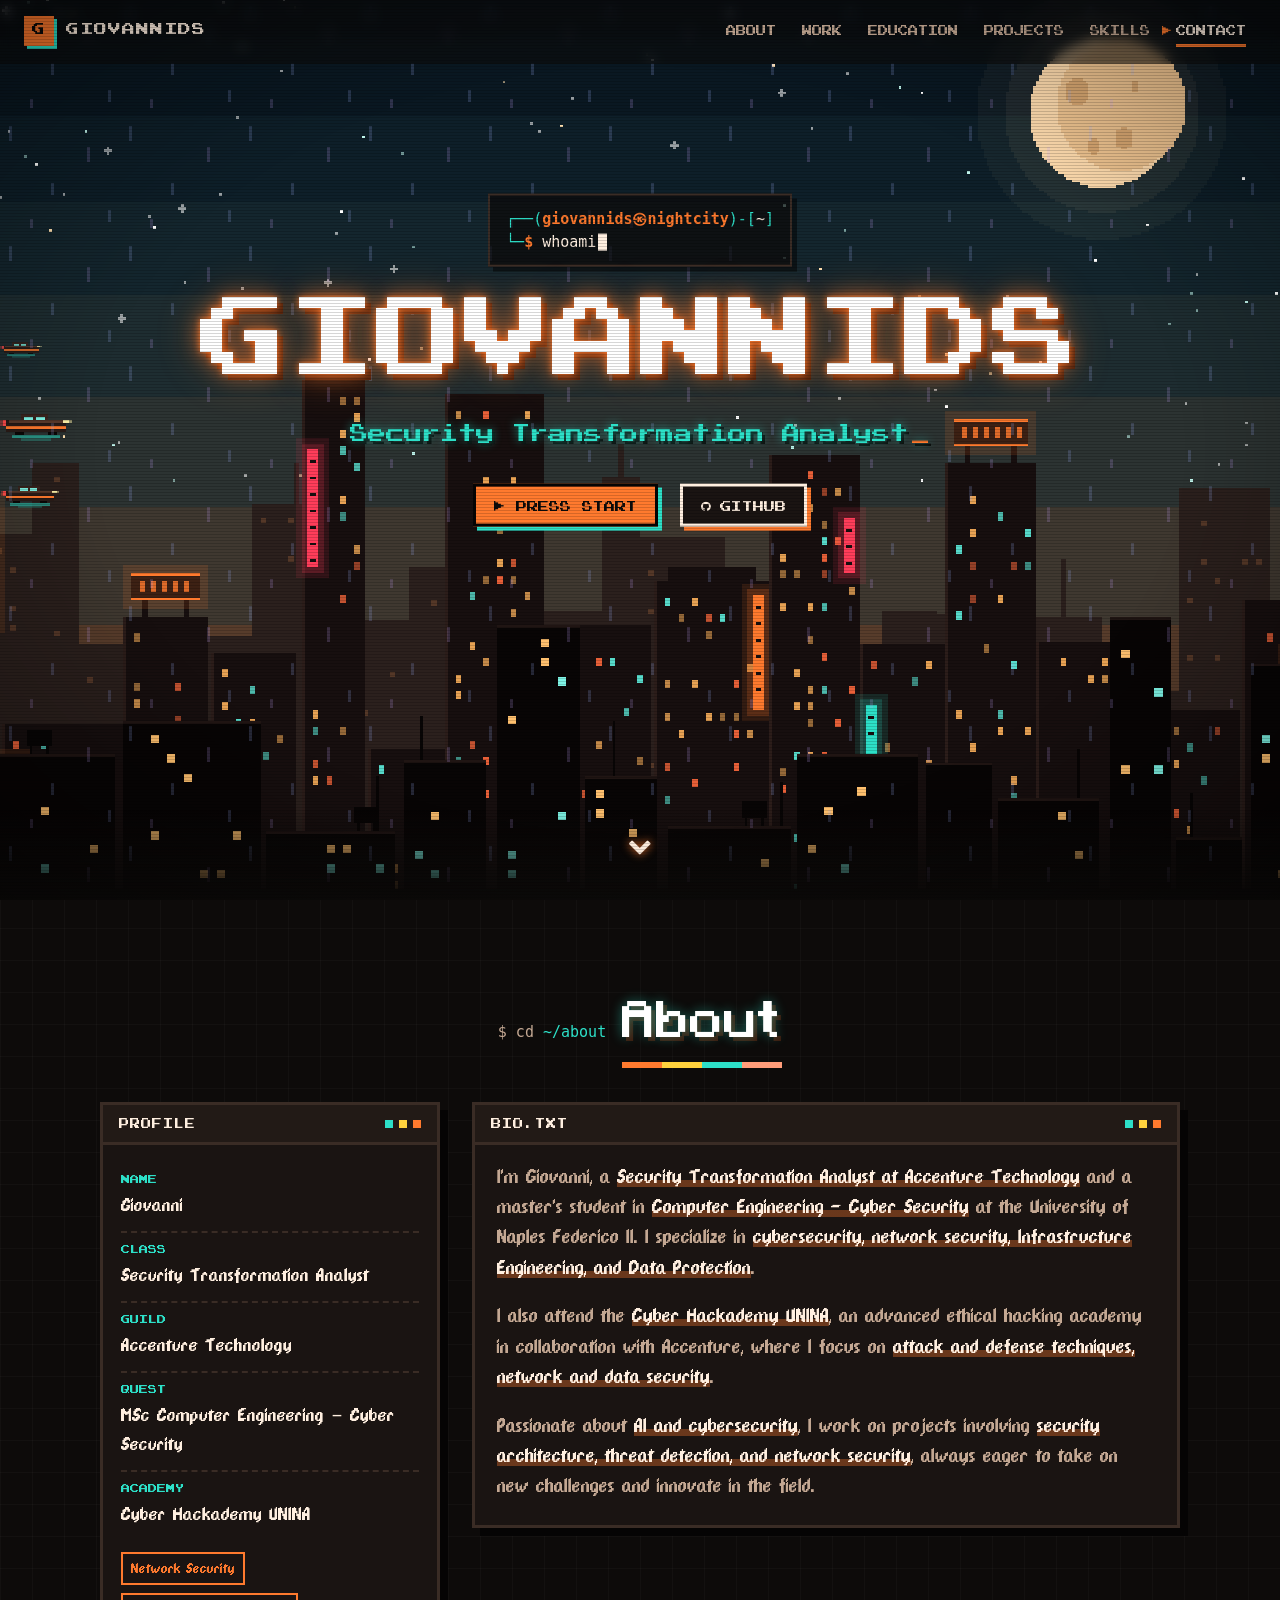
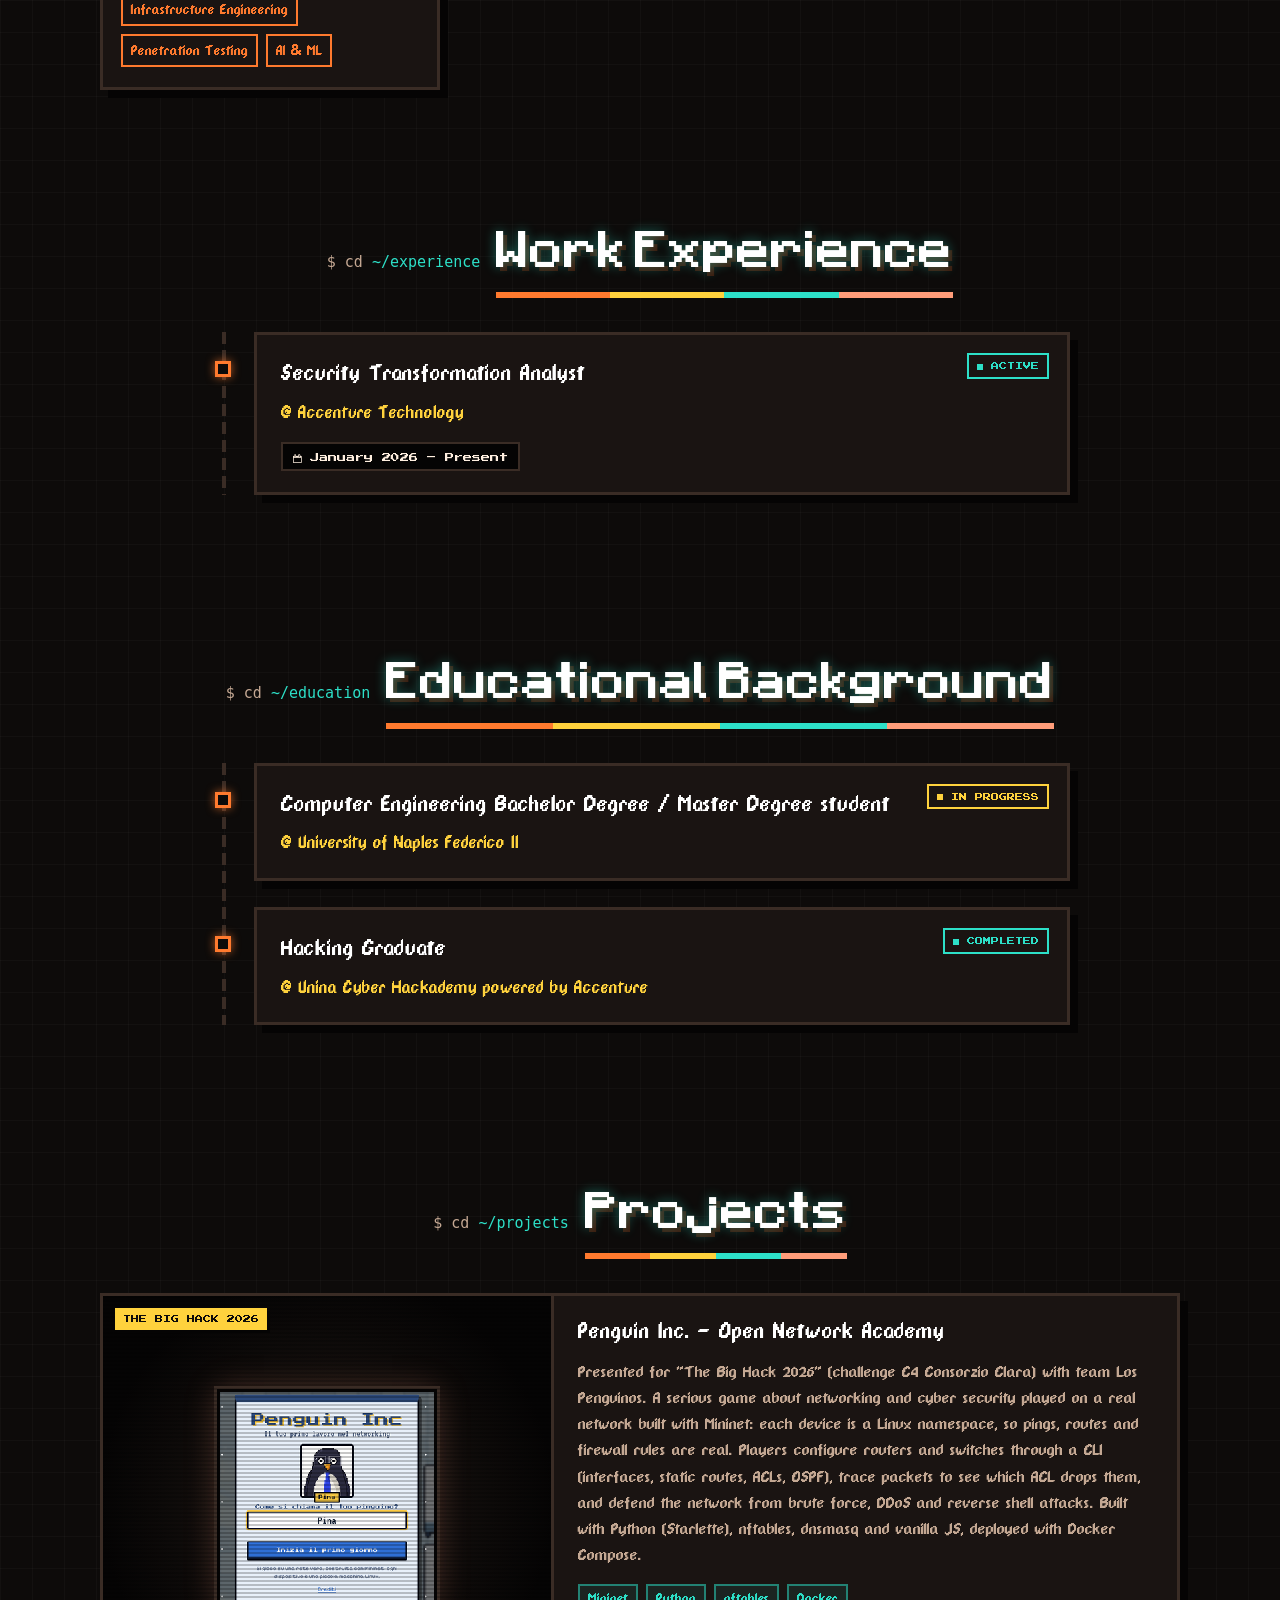
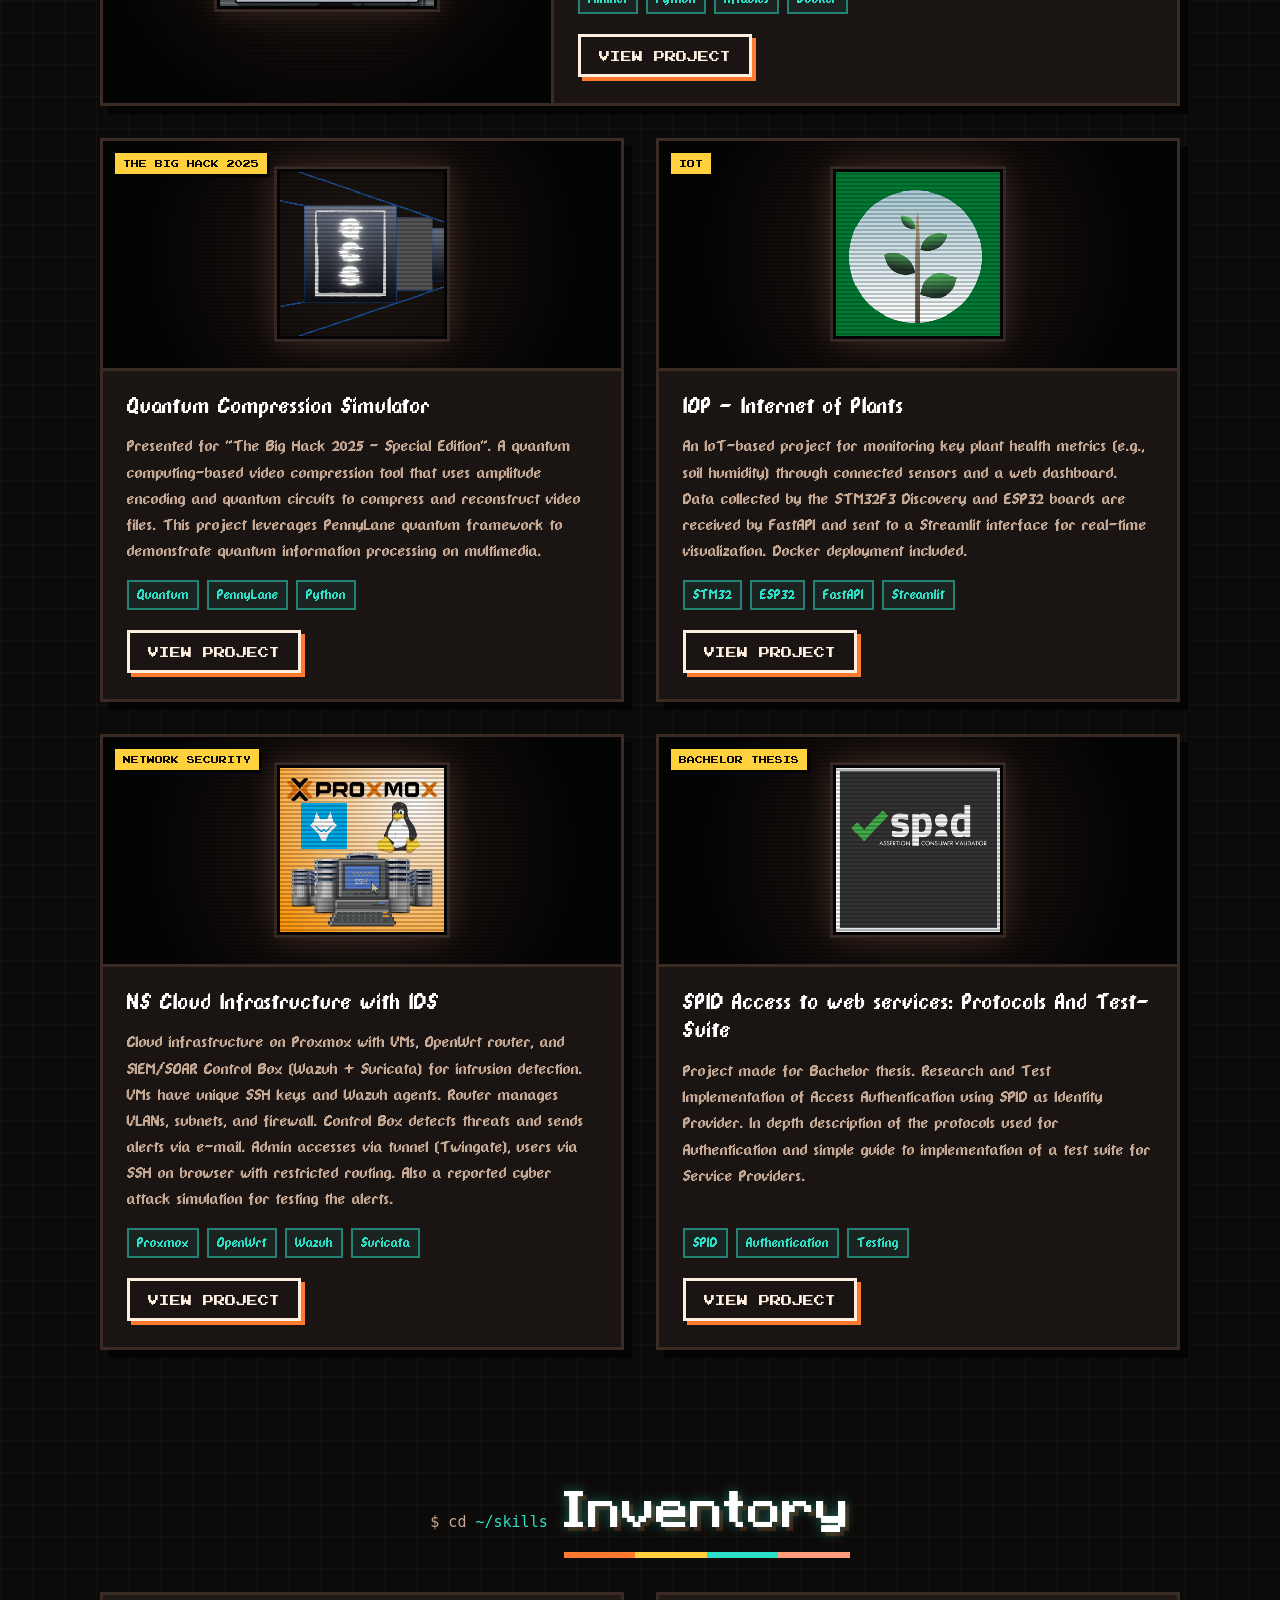
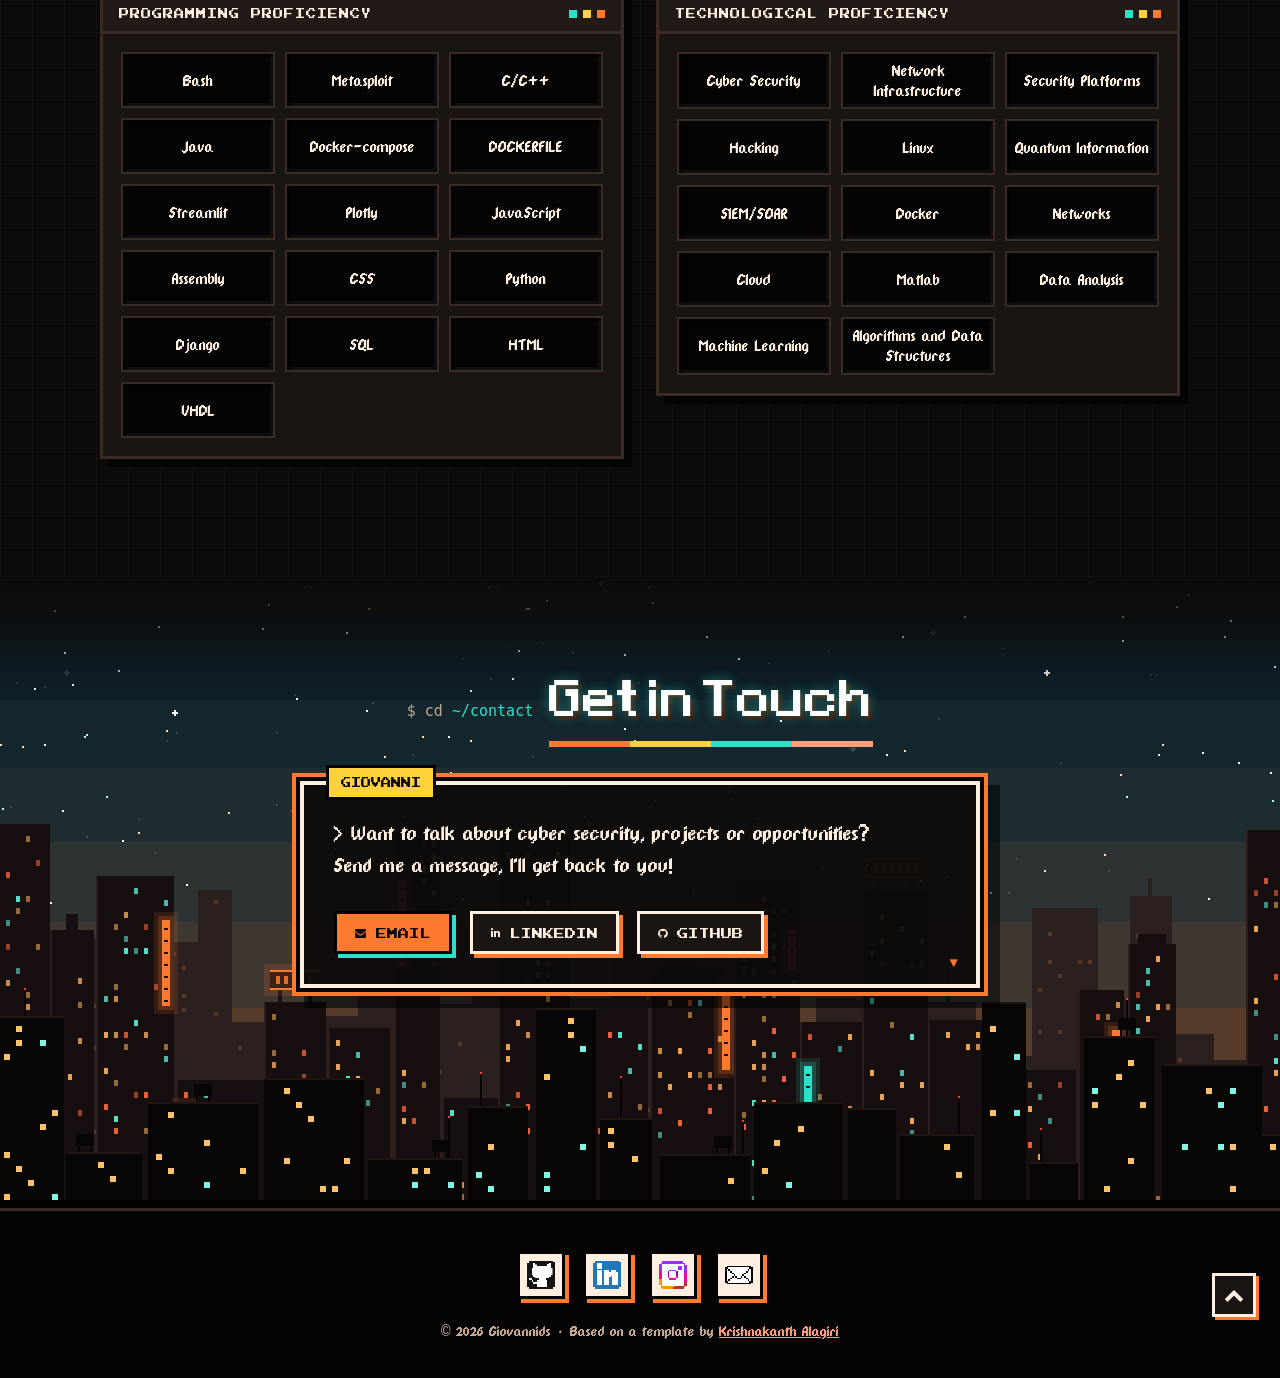
<file: index.html>
<!--
Title: Giovannids - Night City Portfolio
Description: Personal portfolio, pixel-art night city edition.
Originally based on Pixel Portfolio by Krishnakanth Alagiri (KK): https://github.com/KrishnaAlagiri/Pixel-Portfolio-Webite
-->
<!DOCTYPE html>
<html lang="en">
<head>
  <meta charset="utf-8">
  <title>Giovannids | Cyber Security</title>
  <meta name="description" content="Giovanni - Security Transformation Analyst at Accenture Technology and Computer Engineering (Cyber Security) student at the University of Naples Federico II.">
  <meta name="author" content="Giovannids">
  <meta name="viewport" content="width=device-width, initial-scale=1">
  <meta name="theme-color" content="#0d0b0a">
  <link rel="icon" href="favicon.png" type="image/png">
  <link rel="stylesheet" href="libs/font-awesome/css/font-awesome.min.css">
  <link rel="stylesheet" href="assets/css/nightcity.css">
</head>
<body>
  <a class="skip-link" href="#about">Skip to content</a>

  <!-- HUD navigation -->
  <header class="hud" id="hud">
    <a href="#top" class="hud-logo"><span class="hud-logo-mark">G</span>GIOVANNIDS</a>
    <button class="hud-toggle" id="hud-toggle" aria-label="Open menu" aria-expanded="false" aria-controls="hud-menu">
      <span></span><span></span><span></span>
    </button>
    <nav class="hud-menu" id="hud-menu">
      <a href="#about">About</a>
      <a href="#experience">Work</a>
      <a href="#education">Education</a>
      <a href="#projects">Projects</a>
      <a href="#skills">Skills</a>
      <a href="#contact-me">Contact</a>
    </nav>
  </header>

  <!-- Hero: night city -->
  <section id="top" class="hero">
    <div class="scene" aria-hidden="true">
      <img class="layer" data-depth="0.05" src="assets/img/scene/sky.svg" alt="">
      <img class="layer" data-depth="0.15" src="assets/img/scene/far.svg" alt="">
      <div class="cars">
        <span class="car car-1"></span>
        <span class="car car-2"></span>
        <span class="car car-3"></span>
      </div>
      <img class="layer" data-depth="0.3" src="assets/img/scene/mid.svg" alt="">
      <img class="layer" data-depth="0.45" src="assets/img/scene/near.svg" alt="">
      <div class="rain"></div>
    </div>
    <div class="hero-text">
      <div class="prompt">
        <span class="prompt-line">&#9484;&#9472;&#9472;(<span class="prompt-user">giovannids&#12927;nightcity</span>)-[<span class="prompt-dir">~</span>]</span>
        <span class="prompt-line">&#9492;&#9472;<span class="prompt-sym">$</span> <span class="prompt-cmd" id="cmd">whoami</span><span class="prompt-cursor"></span></span>
      </div>
      <h1 class="neon" data-text="GIOVANNIDS">GIOVANNIDS</h1>
      <p class="hero-role"><span id="typed">Security Transformation Analyst</span><span class="caret">_</span></p>
      <div class="hero-actions">
        <a href="#about" class="btn btn-primary">&#9654; Press Start</a>
        <a href="https://github.com/giovannids100" target="_blank" rel="noopener" class="btn"><i class="fa fa-github" aria-hidden="true"></i> GitHub</a>
      </div>
    </div>
    <a href="#about" class="scroll-hint" aria-label="Scroll to about"><i class="fa fa-chevron-down" aria-hidden="true"></i></a>
  </section>

  <main>
    <!-- About -->
    <section id="about" class="section">
      <div class="section-head">
        <span class="section-no">~/about</span>
        <h2 class="heading">About</h2>
      </div>
      <div class="about-grid reveal">
        <aside class="panel player-card">
          <div class="panel-title">Profile</div>
          <dl class="stats">
            <div><dt>Name</dt><dd>Giovanni</dd></div>
            <div><dt>Class</dt><dd>Security Transformation Analyst</dd></div>
            <div><dt>Guild</dt><dd>Accenture Technology</dd></div>
            <div><dt>Quest</dt><dd>MSc Computer Engineering &ndash; Cyber Security</dd></div>
            <div><dt>Academy</dt><dd>Cyber Hackademy UNINA</dd></div>
          </dl>
          <div class="perks">
            <span>Network Security</span>
            <span>Infrastructure Engineering</span>
            <span>Penetration Testing</span>
            <span>AI &amp; ML</span>
          </div>
        </aside>
        <div class="panel about-text">
          <div class="panel-title">Bio.txt</div>
          <p>I'm Giovanni, a <strong>Security Transformation Analyst at Accenture Technology</strong> and a master's student in <strong>Computer Engineering - Cyber Security</strong> at the University of Naples Federico II. I specialize in <strong>cybersecurity, network security, Infrastructure Engineering, and Data Protection</strong>.</p>
          <p>I also attend the <strong>Cyber Hackademy UNINA</strong>, an advanced ethical hacking academy in collaboration with Accenture, where I focus on <strong>attack and defense techniques, network and data security</strong>.</p>
          <p>Passionate about <strong>AI and cybersecurity</strong>, I work on projects involving <strong>security architecture, threat detection, and network security</strong>, always eager to take on new challenges and innovate in the field.</p>
        </div>
      </div>
    </section>

    <!-- Work experience -->
    <section id="experience" class="section">
      <div class="section-head">
        <span class="section-no">~/experience</span>
        <h2 class="heading">Work Experience</h2>
      </div>
      <ol class="quest-log">
        <li class="quest reveal">
          <span class="quest-status status-active">Active</span>
          <h3>Security Transformation Analyst</h3>
          <h4><a href="https://www.accenture.com/" target="_blank" rel="noopener">@ Accenture Technology</a></h4>
          <p class="quest-date"><i class="fa fa-calendar-o" aria-hidden="true"></i> January 2026 &ndash; Present</p>
        </li>
      </ol>
    </section>

    <!-- Education -->
    <section id="education" class="section">
      <div class="section-head">
        <span class="section-no">~/education</span>
        <h2 class="heading">Educational Background</h2>
      </div>
      <ol class="quest-log">
        <li class="quest reveal">
          <span class="quest-status status-progress">In progress</span>
          <h3>Computer Engineering Bachelor Degree / Master Degree student</h3>
          <h4><a href="https://www.ingegneria-informatica.unina.it/index.php/it/" target="_blank" rel="noopener">@ University of Naples Federico II</a></h4>
        </li>
        <li class="quest reveal">
          <span class="quest-status status-done">Completed</span>
          <h3>Hacking Graduate</h3>
          <h4><a href="https://cyberhackademy.unina.it/" target="_blank" rel="noopener">@ Unina Cyber Hackademy powered by Accenture</a></h4>
        </li>
      </ol>
    </section>

    <!-- Projects -->
    <section id="projects" class="section">
      <div class="section-head">
        <span class="section-no">~/projects</span>
        <h2 class="heading">Projects</h2>
      </div>
      <div class="project-grid">
        <article class="project reveal">
          <div class="project-screen">
            <img src="assets/img/project5.png" alt="Penguin Inc. - Open Network Academy title screen" loading="lazy">
            <span class="project-badge">The Big Hack 2026</span>
          </div>
          <div class="project-info">
            <h3>Penguin Inc. - Open Network Academy</h3>
            <p>Presented for "The Big Hack 2026" (challenge C4 Consorzio Clara) with team Los Penguinos. A serious game about networking and cyber security played on a real network built with Mininet: each device is a Linux namespace, so pings, routes and firewall rules are real. Players configure routers and switches through a CLI (interfaces, static routes, ACLs, OSPF), trace packets to see which ACL drops them, and defend the network from brute force, DDoS and reverse shell attacks. Built with Python (Starlette), nftables, dnsmasq and vanilla JS, deployed with Docker Compose.</p>
            <ul class="tags"><li>Mininet</li><li>Python</li><li>nftables</li><li>Docker</li></ul>
            <a href="https://github.com/giovannids100/Penguin-Inc.---Open-Network-Academy" target="_blank" rel="noopener" class="btn">View Project</a>
          </div>
        </article>
        <article class="project reveal">
          <div class="project-screen">
            <img src="assets/img/project3.png" alt="Quantum Compression Simulator logo" loading="lazy">
            <span class="project-badge">The Big Hack 2025</span>
          </div>
          <div class="project-info">
            <h3>Quantum Compression Simulator</h3>
            <p>Presented for "The Big Hack 2025 - Special Edition". A quantum computing-based video compression tool that uses amplitude encoding and quantum circuits to compress and reconstruct video files. This project leverages PennyLane quantum framework to demonstrate quantum information processing on multimedia.</p>
            <ul class="tags"><li>Quantum</li><li>PennyLane</li><li>Python</li></ul>
            <a href="https://github.com/giovannids100/The-Big-Hack-2025-Quantum-Compression-Simulator" target="_blank" rel="noopener" class="btn">View Project</a>
          </div>
        </article>
        <article class="project reveal">
          <div class="project-screen">
            <img src="assets/img/project4.png" alt="Internet of Plants logo" loading="lazy">
            <span class="project-badge">IoT</span>
          </div>
          <div class="project-info">
            <h3>IOP - Internet of Plants</h3>
            <p>An IoT-based project for monitoring key plant health metrics (e.g., soil humidity) through connected sensors and a web dashboard. Data collected by the STM32F3 Discovery and ESP32 boards are received by FastAPI and sent to a Streamlit interface for real-time visualization. Docker deployment included.</p>
            <ul class="tags"><li>STM32</li><li>ESP32</li><li>FastAPI</li><li>Streamlit</li></ul>
            <a href="https://github.com/giovannids100/IoP---Internet-of-Plants" target="_blank" rel="noopener" class="btn">View Project</a>
          </div>
        </article>
        <article class="project reveal">
          <div class="project-screen">
            <img src="assets/img/project.jpg" alt="Proxmox, Wazuh and SSH infrastructure illustration" loading="lazy">
            <span class="project-badge">Network Security</span>
          </div>
          <div class="project-info">
            <h3>NS Cloud Infrastructure with IDS</h3>
            <p>Cloud infrastructure on Proxmox with VMs, OpenWrt router, and SIEM/SOAR Control Box (Wazuh + Suricata) for intrusion detection. VMs have unique SSH keys and Wazuh agents. Router manages VLANs, subnets, and firewall. Control Box detects threats and sends alerts via e-mail. Admin accesses via tunnel (Twingate), users via SSH on browser with restricted routing. Also a reported cyber attack simulation for testing the alerts.</p>
            <ul class="tags"><li>Proxmox</li><li>OpenWrt</li><li>Wazuh</li><li>Suricata</li></ul>
            <a href="https://github.com/giovannids100/NS-cloud-infrastructure-with-IDS" target="_blank" rel="noopener" class="btn">View Project</a>
          </div>
        </article>
        <article class="project reveal">
          <div class="project-screen">
            <img src="assets/img/project2.png" alt="SPID assertion consumer validator logo" loading="lazy">
            <span class="project-badge">Bachelor Thesis</span>
          </div>
          <div class="project-info">
            <h3>SPID Access to web services: Protocols And Test-Suite</h3>
            <p>Project made for Bachelor thesis. Research and Test Implementation of Access Authentication using SPID as Identity Provider. In depth description of the protocols used for Authentication and simple guide to implementation of a test suite for Service Providers.</p>
            <ul class="tags"><li>SPID</li><li>Authentication</li><li>Testing</li></ul>
            <a href="https://github.com/giovannids100/SPID-web-test-suite" target="_blank" rel="noopener" class="btn">View Project</a>
          </div>
        </article>
      </div>
    </section>

    <!-- Skills -->
    <section id="skills" class="section">
      <div class="section-head">
        <span class="section-no">~/skills</span>
        <h2 class="heading">Inventory</h2>
      </div>
      <div class="inventory-grid">
        <div class="panel inventory reveal">
          <div class="panel-title">Programming Proficiency</div>
          <ul class="slots">
            <li>Bash</li><li>Metasploit</li><li>C/C++</li><li>Java</li><li>Docker-compose</li><li>DOCKERFILE</li><li>Streamlit</li><li>Plotly</li><li>JavaScript</li><li>Assembly</li><li>CSS</li><li>Python</li><li>Django</li><li>SQL</li><li>HTML</li><li>VHDL</li>
          </ul>
        </div>
        <div class="panel inventory reveal">
          <div class="panel-title">Technological Proficiency</div>
          <ul class="slots">
            <li>Cyber Security</li><li>Network Infrastructure</li><li>Security Platforms</li><li>Hacking</li><li>Linux</li><li>Quantum Information</li><li>SIEM/SOAR</li><li>Docker</li><li>Networks</li><li>Cloud</li><li>Matlab</li><li>Data Analysis</li><li>Machine Learning</li><li>Algorithms and Data Structures</li>
          </ul>
        </div>
      </div>
    </section>

    <!-- Contact -->
    <section id="contact-me" class="contact">
      <div class="section-head">
        <span class="section-no">~/contact</span>
        <h2 class="heading">Get in Touch</h2>
      </div>
      <div class="dialog reveal">
        <p class="dialog-speaker">GIOVANNI</p>
        <p class="dialog-text">&gt; Want to talk about cyber security, projects or opportunities?<br>Send me a message, I'll get back to you!</p>
        <div class="dialog-actions">
          <a href="mailto:giovannids100@gmail.com" class="btn btn-primary"><i class="fa fa-envelope" aria-hidden="true"></i> Email</a>
          <a href="https://www.linkedin.com/in/giovanni-di-stazio-4a84b92a0" target="_blank" rel="noopener" class="btn"><i class="fa fa-linkedin" aria-hidden="true"></i> LinkedIn</a>
          <a href="https://github.com/giovannids100" target="_blank" rel="noopener" class="btn"><i class="fa fa-github" aria-hidden="true"></i> GitHub</a>
        </div>
        <span class="dialog-next" aria-hidden="true">&#9660;</span>
      </div>
    </section>
  </main>

  <footer class="footer">
    <div class="socials">
      <a href="https://github.com/giovannids100" target="_blank" rel="noopener" aria-label="GitHub"><img src="assets/img/icons/GitHub.png" alt=""></a>
      <a href="https://www.linkedin.com/in/giovanni-di-stazio-4a84b92a0" target="_blank" rel="noopener" aria-label="LinkedIn"><img src="assets/img/icons/LinkedIn.png" alt=""></a>
      <a href="https://www.instagram.com/giovannids100" target="_blank" rel="noopener" aria-label="Instagram"><img src="assets/img/icons/Instagram.png" alt=""></a>
      <a href="mailto:giovannids100@gmail.com" aria-label="Email"><img src="assets/img/icons/Mail.png" alt=""></a>
    </div>
    <p class="credits">&copy; <span id="year">2026</span> Giovannids &middot; Based on a template by <a href="https://github.com/KrishnaAlagiri/Pixel-Portfolio-Webite" target="_blank" rel="noopener">Krishnakanth Alagiri</a></p>
    <a href="#top" class="to-top" aria-label="Back to top"><i class="fa fa-chevron-up" aria-hidden="true"></i></a>
  </footer>

  <div class="crt" aria-hidden="true"></div>
  <div class="toast" id="toast" role="status" aria-live="polite"></div>

  <script src="assets/js/nightcity.js"></script>
</body>
</html>
</file>
<file: assets/css/nightcity.css>
/*
*  Title: Night City stylesheet
*  Description: Pixel-art night city theme for the portfolio
*/
@font-face {
font-family: "press";
src: url("../../libs/fonts/PressStart2P.ttf") format("truetype");
font-display: swap;
}
@font-face {
font-family: "retro";
src: url("../../libs/fonts/Pixel-Miners.otf") format("opentype");
font-display: swap;
}
@font-face {
font-family: "retro1";
src: url("../../libs/fonts/dpcomic.ttf") format("truetype");
font-display: swap;
}
/* Blade palette: smoggy amber skyline with teal neon */
:root {
--px: 3px;
--hud-h: 64px;
--bg: #0d0b0a;
--bg-deep: #050404;
--panel: #1a1412;
--panel-2: #221a16;
--line: #3a2c25;
--text: #ffefe0;
--muted: #c4a893;
--acc1: #ff7a2e;
--acc2: #2de0c8;
--acc3: #ffd23d;
--acc4: #ff9d7a;
--ok: #2de0c8;
--shade: #3d1a0c;
--sky-top: #050b12;
--acc1-rgb: 255, 122, 46;
--acc2-rgb: 45, 224, 200;
--acc4-rgb: 255, 157, 122;
--ok-rgb: 45, 224, 200;
--bg-rgb: 13, 11, 10;
--car-img: url("../../assets/img/scene/car.svg");
--contact-bg: url("../../assets/img/scene/near.svg"), url("../../assets/img/scene/mid.svg"), url("../../assets/img/scene/far.svg"), url("../../assets/img/scene/sky-plain.svg");
}

/* ---------- Base ---------- */
*, *:before, *:after {
box-sizing: border-box;
}
html {
scroll-behavior: smooth;
scroll-padding-top: var(--hud-h);
cursor: url("../../assets/img/cursor/cursor.png") 0 0, auto;
scrollbar-color: var(--acc1) var(--bg-deep);
}
body {
margin: 0;
background-color: var(--bg);
background-image:
linear-gradient(rgba(255, 255, 255, 0.025) 1px, transparent 1px),
linear-gradient(90deg, rgba(255, 255, 255, 0.025) 1px, transparent 1px);
background-size: 32px 32px;
color: var(--text);
font-family: "retro1", monospace;
font-size: 20px;
line-height: 1.45;
-webkit-font-smoothing: none;
overflow-x: hidden;
}
a, button, .btn {
cursor: url("../../assets/img/cursor/cursor-click.png") 13 0, pointer;
}
a {
color: var(--acc2);
}
img {
image-rendering: pixelated;
}
::selection {
background: var(--acc1);
color: var(--bg);
}
::-webkit-scrollbar {
width: 14px;
}
::-webkit-scrollbar-track {
background: var(--bg-deep);
}
::-webkit-scrollbar-thumb {
background: var(--acc1);
border: 3px solid var(--bg-deep);
}
:focus-visible {
outline: 3px solid var(--acc2);
outline-offset: 3px;
}
.skip-link {
position: absolute;
left: -999px;
top: 8px;
z-index: 100;
padding: 10px 14px;
background: var(--acc1);
color: var(--bg);
font-family: "press", monospace;
font-size: 10px;
}
.skip-link:focus {
left: 8px;
}

/* ---------- Buttons ---------- */
.btn {
display: inline-flex;
align-items: center;
gap: 10px;
padding: 14px 18px 12px 18px;
font-family: "press", monospace;
font-size: 11px;
line-height: 1;
text-transform: uppercase;
text-decoration: none;
color: var(--text);
background: var(--panel);
border: 3px solid var(--text);
box-shadow: 4px 4px 0 var(--acc1);
transition: transform 0.1s steps(2), box-shadow 0.1s steps(2), background 0.1s, color 0.1s;
}
.btn:hover {
transform: translate(-2px, -2px);
box-shadow: 6px 6px 0 var(--acc2);
background: var(--acc1);
color: var(--bg);
}
.btn:active {
transform: translate(4px, 4px);
box-shadow: 0 0 0 var(--acc2);
}
.btn-primary {
background: var(--acc1);
color: var(--bg);
border-color: var(--bg-deep);
box-shadow: 4px 4px 0 var(--acc2);
}
.btn-primary:hover {
background: var(--acc2);
box-shadow: 6px 6px 0 var(--acc1);
}

/* ---------- HUD navigation ---------- */
.hud {
position: fixed;
top: 0;
left: 0;
right: 0;
z-index: 50;
height: var(--hud-h);
display: flex;
align-items: center;
justify-content: space-between;
padding: 0 24px;
background: rgba(var(--bg-rgb), 0.55);
border-bottom: 3px solid transparent;
backdrop-filter: blur(6px);
-webkit-backdrop-filter: blur(6px);
transition: background 0.2s, border-color 0.2s;
}
.hud.scrolled {
background: rgba(var(--bg-rgb), 0.92);
border-bottom-color: var(--line);
}
.hud-logo {
display: flex;
align-items: center;
gap: 12px;
font-family: "press", monospace;
font-size: 13px;
color: var(--text);
text-decoration: none;
letter-spacing: 1px;
}
.hud-logo-mark {
display: grid;
place-items: center;
width: 30px;
height: 30px;
background: var(--acc1);
color: var(--bg);
box-shadow: 3px 3px 0 var(--acc2);
}
.hud-menu {
display: flex;
gap: 6px;
margin-left: auto;
}
.hud-menu a {
position: relative;
padding: 10px 10px 8px 10px;
font-family: "press", monospace;
font-size: 10px;
text-transform: uppercase;
color: var(--muted);
text-decoration: none;
}
.hud-menu a:hover, .hud-menu a.active {
color: var(--text);
}
.hud-menu a.active:before {
content: "\25B6";
position: absolute;
left: -4px;
color: var(--acc1);
animation: blink 1s steps(1) infinite;
}
.hud-menu a:after {
content: "";
position: absolute;
left: 10px;
right: 10px;
bottom: 0;
height: 3px;
background: var(--acc1);
transform: scaleX(0);
transform-origin: left;
transition: transform 0.15s steps(3);
}
.hud-menu a:hover:after, .hud-menu a.active:after {
transform: scaleX(1);
}
.hud-toggle {
display: none;
width: 44px;
height: 40px;
padding: 8px;
background: var(--panel);
border: 3px solid var(--text);
box-shadow: 3px 3px 0 var(--acc1);
}
.hud-toggle span {
display: block;
height: 3px;
margin: 4px 0;
background: var(--text);
}

/* ---------- Hero ---------- */
.hero {
position: relative;
height: 100vh;
min-height: 560px;
overflow: hidden;
background: var(--sky-top);
}
.hero:after {
content: "";
position: absolute;
left: 0;
right: 0;
bottom: 0;
height: 90px;
background: linear-gradient(transparent, var(--bg));
pointer-events: none;
}
.scene {
position: absolute;
inset: 0;
}
.layer {
position: absolute;
left: 0;
top: -10%;
width: 100%;
height: 110%;
object-fit: cover;
object-position: center bottom;
will-change: transform;
}
.cars {
position: absolute;
inset: 0;
}
.car {
position: absolute;
left: 0;
width: 72px;
height: 27px;
background: var(--car-img) center / 100% 100% no-repeat;
image-rendering: pixelated;
}
.car-1 {
top: 46%;
animation: drive-right 13s linear infinite;
}
.car-2 {
top: 54%;
width: 60px;
height: 22px;
animation: drive-left 17s linear infinite -7s;
}
.car-3 {
top: 38%;
width: 42px;
height: 16px;
opacity: 0.8;
animation: drive-right 23s linear infinite -15s;
}
@keyframes drive-right {
from {
transform: translateX(-120px);
}
to {
transform: translateX(calc(100vw + 120px));
}
}
@keyframes drive-left {
from {
transform: translateX(calc(100vw + 120px)) scaleX(-1);
}
to {
transform: translateX(-120px) scaleX(-1);
}
}
.rain {
position: absolute;
inset: 0;
opacity: 0.2;
background-image: url("data:image/svg+xml,%3Csvg xmlns='http://www.w3.org/2000/svg' width='40' height='40' shape-rendering='crispEdges'%3E%3Crect x='3' y='2' width='1' height='5' fill='%239fb4ff'/%3E%3Crect x='17' y='21' width='1' height='4' fill='%239fb4ff'/%3E%3Crect x='29' y='9' width='1' height='5' fill='%23c9a4ff'/%3E%3Crect x='36' y='30' width='1' height='4' fill='%239fb4ff'/%3E%3Crect x='10' y='33' width='1' height='3' fill='%23c9a4ff'/%3E%3C/svg%3E");
background-size: 120px 120px;
image-rendering: pixelated;
animation: rain 0.45s linear infinite;
pointer-events: none;
}
@keyframes rain {
to {
background-position: -24px 120px;
}
}
.hero-text {
position: absolute;
z-index: 5;
top: 40%;
left: 50%;
width: 100%;
max-width: 1000px;
padding: 0 20px;
transform: translate(-50%, -50%);
text-align: center;
}
/* Kali-style shell prompt above the name */
.prompt {
display: inline-flex;
flex-direction: column;
margin: 0 0 26px 0;
padding: 12px 16px;
text-align: left;
font-family: "DejaVu Sans Mono", "Fira Code", Consolas, "Liberation Mono", monospace;
font-size: 15px;
line-height: 1.5;
color: var(--acc2);
background: rgba(var(--bg-rgb), 0.72);
border: 2px solid var(--line);
box-shadow: 5px 5px 0 rgba(0, 0, 0, 0.5);
-webkit-font-smoothing: antialiased;
}
.prompt-line {
white-space: pre;
}
.prompt-user {
color: var(--acc1);
font-weight: 700;
}
.prompt-dir, .prompt-cmd {
color: var(--text);
}
.prompt-sym {
color: var(--acc1);
font-weight: 700;
}
.prompt-error {
color: #ff6b6b;
}
.prompt-cursor {
display: inline-block;
width: 0.6em;
height: 1.1em;
margin-left: 2px;
vertical-align: text-bottom;
background: var(--text);
animation: blink 1s steps(1) infinite;
}
.neon {
position: relative;
display: inline-block;
margin: 0;
font-family: "press", monospace;
font-weight: 400;
font-size: clamp(30px, 7.2vw, 88px);
line-height: 1.1;
color: #fff;
text-shadow:
0 0 6px rgba(var(--acc1-rgb), 0.9),
0 0 20px rgba(var(--acc1-rgb), 0.7),
0 0 42px rgba(var(--acc1-rgb), 0.45),
6px 6px 0 var(--shade);
animation: neon-flicker 7s steps(1) infinite;
}
.neon:before, .neon:after {
content: attr(data-text);
position: absolute;
inset: 0;
opacity: 0;
pointer-events: none;
}
.neon:before {
color: var(--acc2);
text-shadow: none;
animation: glitch-a 6s steps(1) infinite;
}
.neon:after {
color: var(--acc1);
text-shadow: none;
animation: glitch-b 6s steps(1) infinite;
}
@keyframes neon-flicker {
0%, 100% {
opacity: 1;
}
41% {
opacity: 0.55;
}
42% {
opacity: 1;
}
44% {
opacity: 0.7;
}
45% {
opacity: 1;
}
}
@keyframes glitch-a {
0%, 89%, 100% {
opacity: 0;
transform: none;
clip-path: none;
}
90% {
opacity: 0.85;
transform: translate(-6px, 0);
clip-path: inset(10% 0 55% 0);
}
92% {
opacity: 0.85;
transform: translate(5px, 0);
clip-path: inset(60% 0 10% 0);
}
94% {
opacity: 0;
}
}
@keyframes glitch-b {
0%, 90%, 100% {
opacity: 0;
transform: none;
clip-path: none;
}
91% {
opacity: 0.8;
transform: translate(6px, 0);
clip-path: inset(40% 0 30% 0);
}
93% {
opacity: 0.8;
transform: translate(-4px, 0);
clip-path: inset(5% 0 75% 0);
}
95% {
opacity: 0;
}
}
.hero-role {
min-height: 1.6em;
margin: 26px 0 34px 0;
font-family: "press", monospace;
font-size: clamp(11px, 1.6vw, 18px);
color: var(--acc2);
text-shadow: 0 0 10px rgba(var(--acc2-rgb), 0.6), 3px 3px 0 var(--bg);
}
.caret {
margin-left: 4px;
color: var(--acc1);
animation: blink 1s steps(1) infinite;
}
.hero-actions {
display: flex;
flex-wrap: wrap;
justify-content: center;
gap: 22px;
}
.scroll-hint {
position: absolute;
z-index: 6;
left: 50%;
bottom: 34px;
width: 40px;
margin-left: -20px;
text-align: center;
font-size: 24px;
color: var(--text);
text-shadow: 0 0 10px var(--acc1);
animation: bob 1.2s steps(3) infinite;
}
@keyframes bob {
50% {
transform: translateY(8px);
}
}
@keyframes blink {
50% {
opacity: 0;
}
}

/* ---------- Sections ---------- */
.section {
max-width: 1120px;
margin: 0 auto;
padding: 96px 20px 40px 20px;
}
.section-head {
display: flex;
align-items: baseline;
justify-content: center;
gap: 16px;
margin-bottom: 48px;
}
.section-no {
font-family: "DejaVu Sans Mono", "Fira Code", Consolas, "Liberation Mono", monospace;
font-size: 15px;
color: var(--acc2);
-webkit-font-smoothing: antialiased;
}
.section-no:before {
content: "$ cd ";
color: var(--muted);
}
.heading {
position: relative;
margin: 0;
font-family: "retro", monospace;
font-weight: 400;
font-size: clamp(26px, 4vw, 40px);
color: #fff;
text-shadow: 0 0 12px rgba(var(--acc2-rgb), 0.45), 4px 4px 0 var(--shade);
}
.heading:after {
content: "";
position: absolute;
left: 0;
right: 0;
bottom: -14px;
height: 6px;
background: linear-gradient(90deg, var(--acc1) 0 25%, var(--acc3) 25% 50%, var(--acc2) 50% 75%, var(--acc4) 75%);
}
.panel {
position: relative;
background: var(--panel);
border: 3px solid var(--line);
box-shadow: 8px 8px 0 var(--bg-deep), inset 0 3px 0 rgba(255, 255, 255, 0.04);
}
.panel-title {
display: flex;
align-items: center;
justify-content: space-between;
padding: 12px 16px 10px 16px;
font-family: "press", monospace;
font-size: 10px;
text-transform: uppercase;
letter-spacing: 1px;
color: var(--text);
background: var(--panel-2);
border-bottom: 3px solid var(--line);
}
.panel-title:after {
content: "";
width: 8px;
height: 8px;
background: var(--acc1);
box-shadow: -14px 0 0 var(--acc3), -28px 0 0 var(--acc2);
}
.reveal {
transition: opacity 0.5s steps(5), transform 0.5s steps(5);
}
.js .reveal {
opacity: 0;
transform: translateY(28px);
}
.js .reveal.in {
opacity: 1;
transform: none;
}

/* ---------- About ---------- */
.about-grid {
display: grid;
grid-template-columns: 340px 1fr;
gap: 32px;
align-items: start;
}
.stats {
margin: 0;
padding: 18px 18px 6px 18px;
}
.stats div {
padding: 10px 0;
border-bottom: 2px dashed var(--line);
}
.stats div:last-child {
border-bottom: none;
}
.stats dt {
margin-bottom: 6px;
font-family: "press", monospace;
font-size: 9px;
text-transform: uppercase;
color: var(--acc2);
}
.stats dd {
margin: 0;
color: var(--text);
}
.perks {
display: flex;
flex-wrap: wrap;
gap: 8px;
padding: 6px 18px 20px 18px;
}
.perks span {
padding: 4px 8px 2px 8px;
font-size: 16px;
color: var(--acc1);
border: 2px solid var(--acc1);
}
.about-text p {
margin: 0;
padding: 18px 22px 0 22px;
color: var(--muted);
font-size: 21px;
}
.about-text p:last-child {
padding-bottom: 22px;
}
.about-text strong {
color: var(--text);
font-weight: 400;
background: linear-gradient(transparent 62%, rgba(var(--acc1-rgb), 0.35) 62%);
}

/* ---------- Quest log (work + education) ---------- */
.quest-log {
position: relative;
max-width: 860px;
margin: 0 auto;
padding: 0 0 0 44px;
list-style: none;
}
.quest-log:before {
content: "";
position: absolute;
left: 12px;
top: 0;
bottom: 0;
width: 4px;
background: repeating-linear-gradient(var(--line) 0 12px, transparent 12px 18px);
}
.quest {
position: relative;
margin-bottom: 26px;
padding: 22px 24px 20px 24px;
background: var(--panel);
border: 3px solid var(--line);
box-shadow: 8px 8px 0 var(--bg-deep);
transition: transform 0.15s steps(3), box-shadow 0.15s steps(3), border-color 0.15s, opacity 0.5s steps(5);
}
.quest:before {
content: "";
position: absolute;
left: -42px;
top: 26px;
width: 16px;
height: 16px;
background: var(--bg);
border: 3px solid var(--acc1);
box-shadow: 0 0 10px rgba(var(--acc1-rgb), 0.7);
}
.quest:hover {
transform: translate(-3px, -3px);
border-color: var(--acc1);
box-shadow: 11px 11px 0 var(--bg-deep);
}
.quest h3 {
margin: 0 0 8px 0;
padding-right: 120px;
font-weight: 400;
font-size: 24px;
color: #fff;
}
.quest h4 {
margin: 0;
font-weight: 400;
font-size: 19px;
}
.quest h4 a {
color: var(--acc3);
text-decoration: none;
}
.quest h4 a:hover {
text-decoration: underline;
}
.quest-date {
display: inline-block;
margin: 14px 0 0 0;
padding: 7px 10px 5px 10px;
font-family: "press", monospace;
font-size: 9px;
color: var(--text);
background: var(--bg-deep);
border: 2px solid var(--line);
}
.quest-status {
position: absolute;
top: 18px;
right: 18px;
display: inline-flex;
align-items: center;
gap: 8px;
padding: 6px 8px 4px 8px;
font-family: "press", monospace;
font-size: 8px;
text-transform: uppercase;
border: 2px solid currentColor;
}
.quest-status:before {
content: "";
width: 6px;
height: 6px;
background: currentColor;
}
.status-active {
color: var(--ok);
}
.status-active:before {
animation: blink 1s steps(1) infinite;
}
.status-progress {
color: var(--acc3);
}
.status-done {
color: var(--acc2);
}

/* ---------- Projects ---------- */
.project-grid {
display: grid;
grid-template-columns: repeat(2, 1fr);
gap: 32px;
}
.project {
display: flex;
flex-direction: column;
background: var(--panel);
border: 3px solid var(--line);
box-shadow: 8px 8px 0 var(--bg-deep);
transition: transform 0.15s steps(3), box-shadow 0.15s steps(3), border-color 0.15s, opacity 0.5s steps(5);
}
.project:hover {
transform: translate(-4px, -4px);
border-color: var(--acc2);
box-shadow: 12px 12px 0 var(--bg-deep), 0 0 24px rgba(var(--acc2-rgb), 0.25);
}
.project:first-child {
grid-column: 1 / -1;
flex-direction: row;
}
.project:first-child .project-screen {
flex: 0 0 42%;
height: auto;
min-height: 300px;
border-bottom: none;
border-right: 3px solid var(--line);
}
.project-screen {
position: relative;
display: grid;
place-items: center;
height: 230px;
overflow: hidden;
background:
radial-gradient(circle at center, var(--panel-2) 0%, var(--bg-deep) 75%);
border-bottom: 3px solid var(--line);
}
.project-screen img {
width: 170px;
height: 170px;
object-fit: cover;
border: 3px solid var(--bg-deep);
box-shadow: 0 0 0 3px var(--line), 0 0 30px rgba(var(--acc4-rgb), 0.25);
transition: transform 0.2s steps(3), filter 0.2s;
}
.project:first-child .project-screen img {
width: 220px;
height: 220px;
}
.project:hover .project-screen img {
transform: scale(1.06);
filter: saturate(1.2) brightness(1.08);
}
.project-screen:after {
content: "";
position: absolute;
inset: 0;
background: repeating-linear-gradient(rgba(0, 0, 0, 0.22) 0 2px, transparent 2px 4px);
pointer-events: none;
}
.project-badge {
position: absolute;
z-index: 2;
top: 12px;
left: 12px;
padding: 6px 8px 4px 8px;
font-family: "press", monospace;
font-size: 8px;
text-transform: uppercase;
color: var(--bg);
background: var(--acc3);
box-shadow: 3px 3px 0 var(--bg-deep);
}
.project-info {
display: flex;
flex-direction: column;
flex: 1;
padding: 22px 24px 26px 24px;
}
.project-info h3 {
margin: 0 0 12px 0;
font-weight: 400;
font-size: 24px;
line-height: 1.2;
color: #fff;
}
.project-info p {
margin: 0 0 16px 0;
font-size: 18px;
color: var(--muted);
}
.tags {
display: flex;
flex-wrap: wrap;
gap: 8px;
margin: auto 0 20px 0;
padding: 0;
list-style: none;
}
.tags li {
padding: 3px 8px 1px 8px;
font-size: 15px;
color: var(--acc2);
background: rgba(var(--acc2-rgb), 0.08);
border: 2px solid rgba(var(--acc2-rgb), 0.5);
}
.project-info .btn {
align-self: flex-start;
}

/* ---------- Inventory (skills) ---------- */
.inventory-grid {
display: grid;
grid-template-columns: repeat(2, 1fr);
gap: 32px;
align-items: start;
}
.slots {
display: grid;
grid-template-columns: repeat(auto-fill, minmax(132px, 1fr));
gap: 10px;
margin: 0;
padding: 18px;
list-style: none;
}
.slots li {
display: grid;
place-items: center;
min-height: 56px;
padding: 8px 6px 6px 6px;
text-align: center;
font-size: 17px;
line-height: 1.15;
color: var(--text);
background: var(--bg-deep);
border: 2px solid var(--line);
box-shadow: inset 3px 3px 0 rgba(0, 0, 0, 0.5), inset -3px -3px 0 rgba(255, 255, 255, 0.04);
transition: transform 0.1s steps(2), border-color 0.1s, color 0.1s, box-shadow 0.1s;
}
.slots li:hover {
transform: translate(-2px, -2px);
color: var(--bg);
background: var(--acc2);
border-color: var(--acc2);
box-shadow: 4px 4px 0 var(--acc1);
}

/* ---------- Contact ---------- */
.contact {
position: relative;
margin-top: 80px;
padding: 96px 20px 220px 20px;
background-image: var(--contact-bg);
background-size: cover;
background-position: center bottom;
background-repeat: no-repeat;
background-color: var(--sky-top);
image-rendering: pixelated;
}
.contact:before {
content: "";
position: absolute;
left: 0;
right: 0;
top: 0;
height: 120px;
background: linear-gradient(var(--bg), transparent);
pointer-events: none;
}
.contact .section-head {
position: relative;
}
.dialog {
position: relative;
max-width: 680px;
margin: 0 auto;
padding: 34px 30px 30px 30px;
background: rgba(var(--bg-rgb), 0.94);
border: 4px solid var(--text);
box-shadow: 0 0 0 4px var(--bg-deep), 0 0 0 8px var(--acc1), 12px 12px 0 8px rgba(0, 0, 0, 0.55);
}
.dialog-speaker {
position: absolute;
top: -20px;
left: 22px;
margin: 0;
padding: 8px 12px 6px 12px;
font-family: "press", monospace;
font-size: 10px;
color: var(--bg);
background: var(--acc3);
border: 3px solid var(--bg-deep);
}
.dialog-text {
margin: 0 0 28px 0;
font-size: 22px;
color: var(--text);
}
.dialog-actions {
display: flex;
flex-wrap: wrap;
gap: 18px;
}
.dialog-next {
position: absolute;
right: 18px;
bottom: 10px;
font-size: 14px;
color: var(--acc1);
animation: bob 0.9s steps(2) infinite;
}

/* ---------- Footer ---------- */
.footer {
position: relative;
padding: 40px 20px 34px 20px;
text-align: center;
background: var(--bg-deep);
border-top: 3px solid var(--line);
}
.socials {
display: flex;
justify-content: center;
gap: 18px;
margin-bottom: 22px;
}
.socials a {
display: grid;
place-items: center;
width: 48px;
height: 48px;
background: var(--text);
border: 3px solid var(--bg-deep);
box-shadow: 4px 4px 0 var(--acc1);
transition: transform 0.1s steps(2), box-shadow 0.1s steps(2);
}
.socials a:hover {
transform: translate(-2px, -2px);
box-shadow: 6px 6px 0 var(--acc2);
}
.socials img {
width: 28px;
height: 28px;
}
.insert-coin {
margin: 0 0 14px 0;
font-family: "press", monospace;
font-size: 11px;
text-transform: uppercase;
color: var(--acc3);
animation: blink 1.4s steps(1) infinite;
}
.credits {
margin: 0;
font-size: 16px;
color: var(--muted);
}
.credits a {
color: var(--acc4);
}
.to-top {
position: absolute;
right: 24px;
top: 50%;
display: grid;
place-items: center;
width: 44px;
height: 44px;
margin-top: -22px;
color: var(--text);
text-decoration: none;
background: var(--panel);
border: 3px solid var(--text);
box-shadow: 3px 3px 0 var(--acc1);
}

/* ---------- CRT overlay & toast ---------- */
.crt {
position: fixed;
inset: 0;
z-index: 90;
pointer-events: none;
background:
repeating-linear-gradient(rgba(0, 0, 0, 0.16) 0 1px, transparent 1px 3px),
radial-gradient(ellipse at center, transparent 60%, rgba(0, 0, 0, 0.35) 100%);
}
.toast {
position: fixed;
z-index: 95;
left: 50%;
bottom: 30px;
padding: 14px 18px 12px 18px;
font-family: "press", monospace;
font-size: 11px;
color: var(--bg);
background: var(--ok);
border: 3px solid var(--bg-deep);
box-shadow: 5px 5px 0 var(--acc1);
transform: translate(-50%, 200%);
visibility: hidden;
transition: transform 0.25s steps(4), visibility 0.25s;
}
.toast.show {
transform: translate(-50%, 0);
visibility: visible;
}
.cheat .layer, .cheat .car {
filter: hue-rotate(120deg) saturate(1.4);
}
.cheat .rain {
opacity: 0.6;
animation-duration: 0.25s;
}

/* ---------- Responsive ---------- */
@media (max-width: 960px) {
.about-grid, .inventory-grid, .project-grid {
grid-template-columns: 1fr;
}
.project:first-child {
flex-direction: column;
}
.project:first-child .project-screen {
flex: none;
min-height: 0;
height: 260px;
border-right: none;
border-bottom: 3px solid var(--line);
}
}
@media (max-width: 860px) {
.hud-toggle {
display: block;
}
.hud-menu {
position: absolute;
top: calc(var(--hud-h) - 3px);
left: 0;
right: 0;
display: none;
flex-direction: column;
padding: 10px 24px 18px 24px;
background: rgba(var(--bg-rgb), 0.97);
border-bottom: 3px solid var(--line);
}
.hud-menu.open {
display: flex;
}
.hud-menu a {
padding: 14px 16px 12px 16px;
}
.hud-menu a:after {
left: 16px;
right: auto;
width: 40px;
}
}
@media (max-width: 560px) {
body {
font-size: 18px;
}
.hud {
padding: 0 14px;
}
.hud-logo {
font-size: 11px;
}
.section {
padding: 80px 16px 30px 16px;
}
.section-head {
flex-direction: column;
align-items: center;
gap: 10px;
}
.hero-text {
top: 36%;
}
.hero-role {
min-height: 3.2em;
line-height: 1.6;
}
.quest-log {
padding-left: 30px;
}
.quest-log:before {
left: 4px;
}
.quest:before {
left: -34px;
}
.quest h3 {
padding-right: 0;
padding-top: 28px;
font-size: 21px;
}
.quest-status {
left: 18px;
right: auto;
}
.dialog {
padding: 34px 18px 30px 18px;
}
.to-top {
position: static;
margin: 22px auto 0 auto;
}
}
@media (prefers-reduced-motion: reduce) {
html {
scroll-behavior: auto;
}
*, *:before, *:after {
animation: none !important;
transition: none !important;
}
.car, .rain {
display: none;
}
}
</file>
